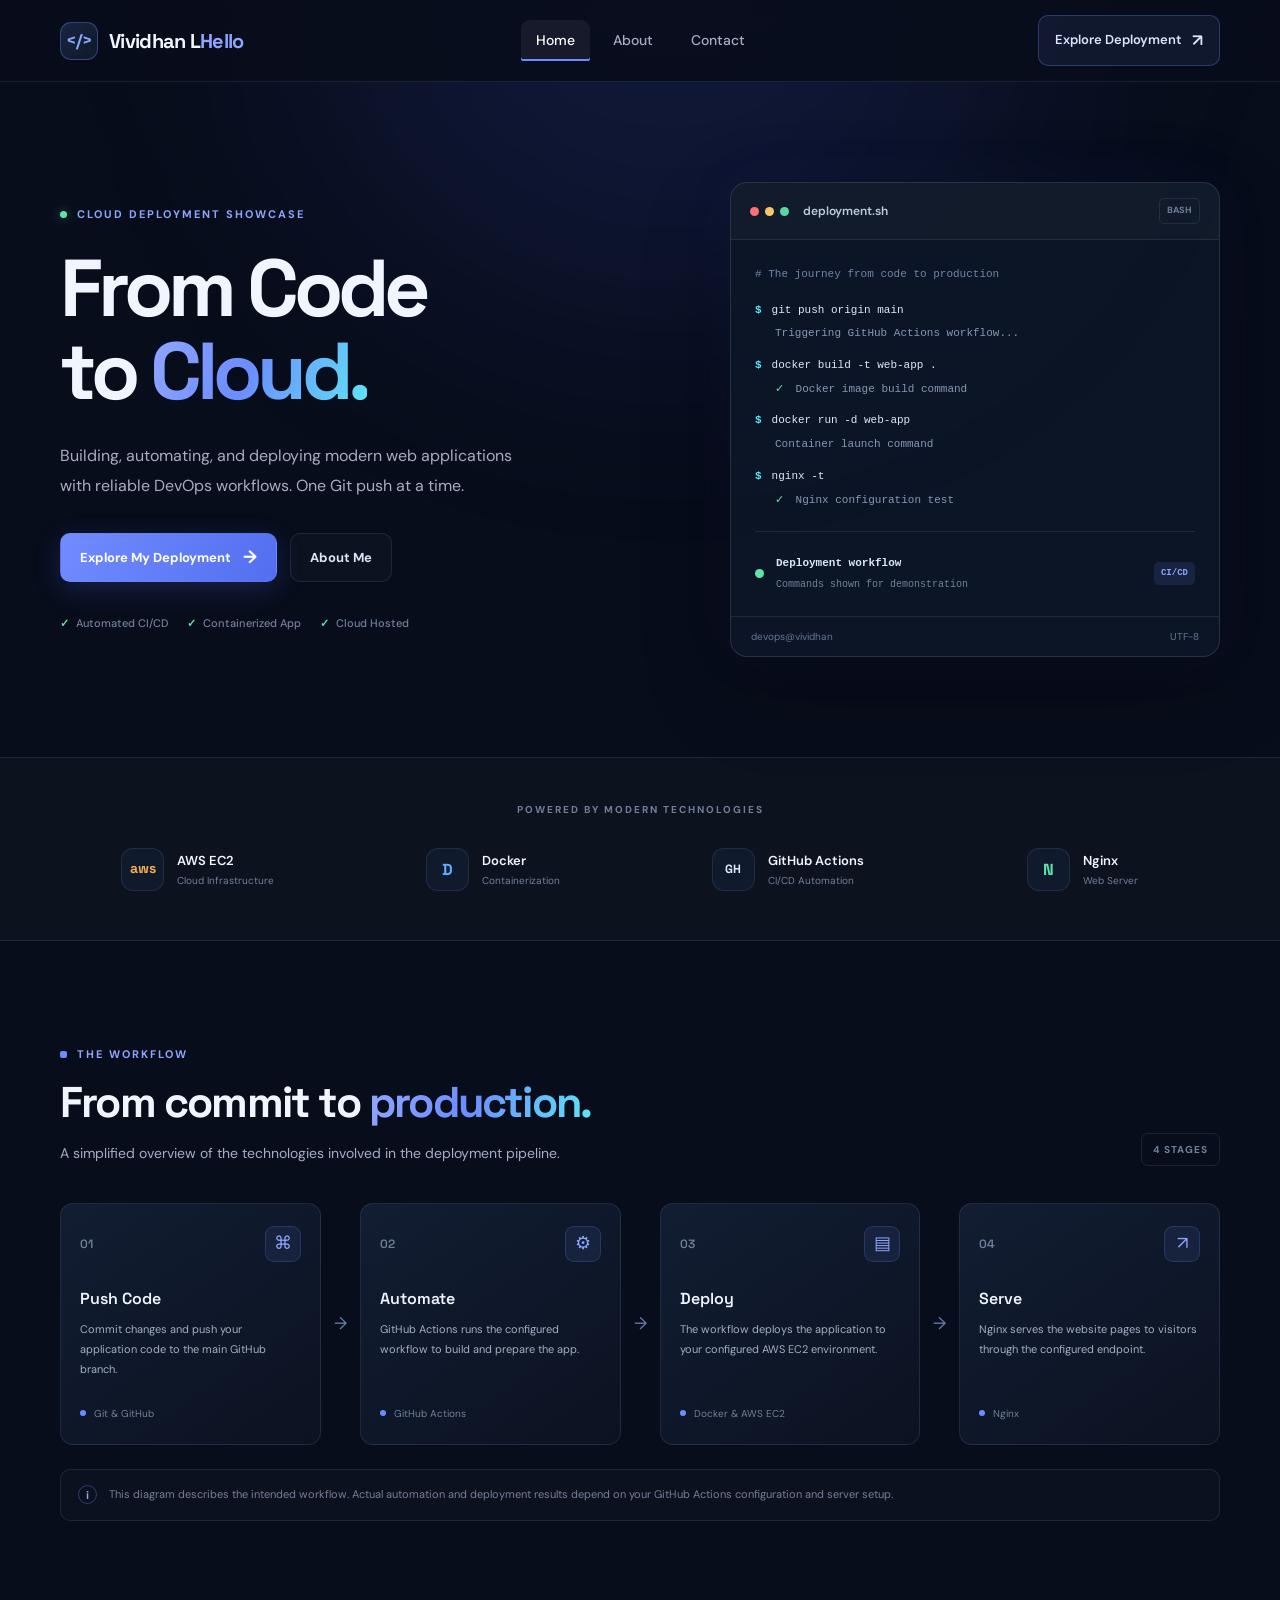
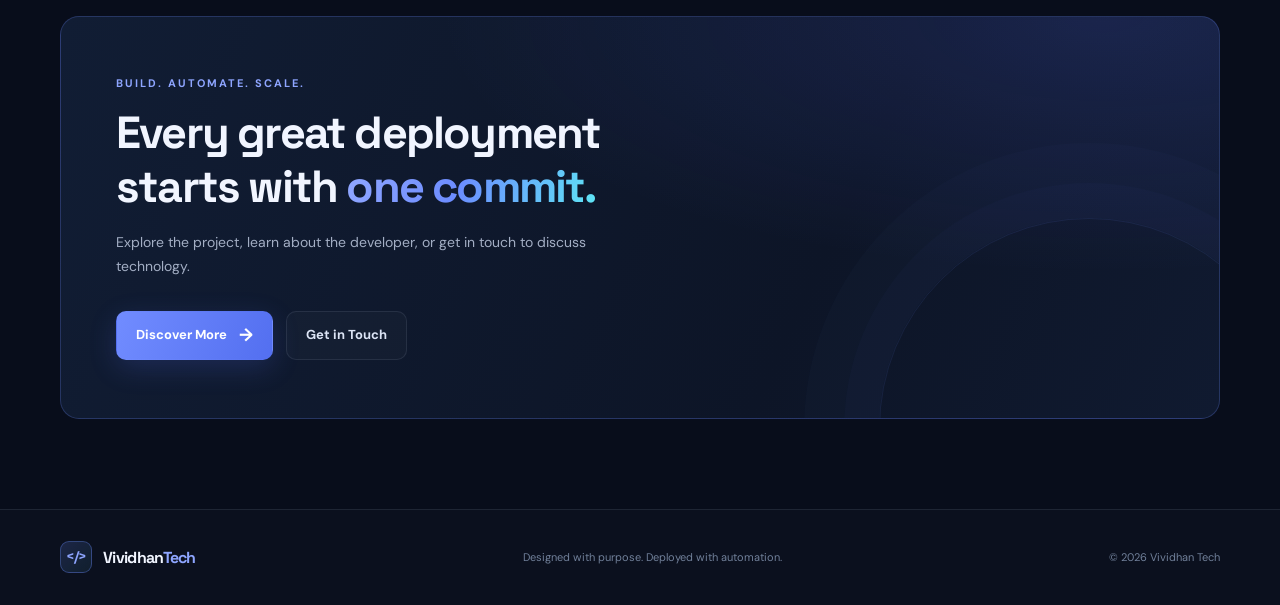
<file: index.html>
<!DOCTYPE html>
<html lang="en">
<head>
    <meta charset="UTF-8">
    <meta name="viewport" content="width=device-width, initial-scale=1.0">

    <meta name="theme-color" content="#080d1b">
    <meta name="description" content="Vividhan Tech — A modern DevOps deployment showcase powered by AWS EC2, Docker, GitHub Actions, and Nginx.">

    <title>Vividhan Tech | DevOps & Cloud Engineering</title>

    <link rel="preconnect" href="https://fonts.googleapis.com">
    <link rel="preconnect" href="https://fonts.gstatic.com" crossorigin>
    <link href="https://fonts.googleapis.com/css2?family=DM+Sans:wght@400;500;600;700&family=Space+Grotesk:wght@400;500;600;700&display=swap" rel="stylesheet">

    <link rel="stylesheet" href="style.css">
</head>

<body>

    <div class="background-glow"></div>

    <header class="navbar">
        <a href="index.html" class="brand">
            <span class="brand-icon">&lt;/&gt;</span>
            <span>Vividhan L<span class="brand-accent">Hello</span></span>
        </a>

        <nav class="nav-links" id="navLinks">
            <a href="index.html" class="nav-link active">Home</a>
            <a href="about.html" class="nav-link">About</a>
            <a href="contact.html" class="nav-link">Contact</a>
        </nav>

        <a href="#deployment" class="nav-cta">
            Explore Deployment <span>↗</span>
        </a>

        <button class="menu-toggle" id="menuToggle"
                aria-label="Toggle navigation"
                aria-expanded="false"
                aria-controls="navLinks">
            <span></span>
            <span></span>
            <span></span>
        </button>
    </header>

    <main>

        <!-- HERO SECTION -->
        <section class="hero section-container">

            <div class="hero-content">

                <div class="eyebrow">
                    <span class="status-dot"></span>
                    CLOUD DEPLOYMENT SHOWCASE
                </div>

                <h1>
                    From Code<br>
                    to <span class="gradient-text">Cloud.</span>
                </h1>

                <p class="hero-description">
                    Building, automating, and deploying modern web applications
                    with reliable DevOps workflows. One Git push at a time.
                </p>

                <div class="hero-actions">
                    <a href="#deployment" class="button button-primary">
                        Explore My Deployment <span>→</span>
                    </a>

                    <a href="about.html" class="button button-secondary">
                        About Me
                    </a>
                </div>

                <div class="hero-proof">
                    <div class="proof-item">
                        <span class="proof-icon">✓</span>
                        Automated CI/CD
                    </div>

                    <div class="proof-item">
                        <span class="proof-icon">✓</span>
                        Containerized App
                    </div>

                    <div class="proof-item">
                        <span class="proof-icon">✓</span>
                        Cloud Hosted
                    </div>
                </div>

            </div>

            <!-- TERMINAL CARD -->
            <div class="terminal-card">

                <div class="terminal-header">
                    <div class="terminal-dots">
                        <span></span>
                        <span></span>
                        <span></span>
                    </div>

                    <span class="terminal-title">deployment.sh</span>

                    <span class="terminal-label">BASH</span>
                </div>

                <div class="terminal-body">

                    <div class="terminal-comment">
                        # The journey from code to production
                    </div>

                    <div class="terminal-line">
                        <span class="terminal-prompt">$</span>
                        <span>git push origin main</span>
                    </div>

                    <div class="terminal-output">
                        Triggering GitHub Actions workflow...
                    </div>

                    <div class="terminal-line">
                        <span class="terminal-prompt">$</span>
                        <span>docker build -t web-app .</span>
                    </div>

                    <div class="terminal-output">
                        <span class="success-text">✓</span>
                        Docker image build command
                    </div>

                    <div class="terminal-line">
                        <span class="terminal-prompt">$</span>
                        <span>docker run -d web-app</span>
                    </div>

                    <div class="terminal-output">
                        Container launch command
                    </div>

                    <div class="terminal-line">
                        <span class="terminal-prompt">$</span>
                        <span>nginx -t</span>
                    </div>

                    <div class="terminal-output">
                        <span class="success-text">✓</span>
                        Nginx configuration test
                    </div>

                    <div class="terminal-divider"></div>

                    <div class="terminal-result">
                        <span class="result-indicator"></span>
                        <div>
                            <strong>Deployment workflow</strong>
                            <p>Commands shown for demonstration</p>
                        </div>
                        <span class="result-tag">CI/CD</span>
                    </div>

                </div>

                <div class="terminal-footer">
                    <span>devops@vividhan</span>
                    <span>UTF-8</span>
                </div>

            </div>

        </section>

        <!-- TECHNOLOGY STACK -->
        <section class="tech-section">
            <div class="section-container">

                <p class="section-overline">POWERED BY MODERN TECHNOLOGIES</p>

                <div class="tech-grid">

                    <div class="tech-item">
                        <div class="tech-icon aws-icon">aws</div>
                        <div>
                            <h3>AWS EC2</h3>
                            <p>Cloud Infrastructure</p>
                        </div>
                    </div>

                    <div class="tech-item">
                        <div class="tech-icon docker-icon">D</div>
                        <div>
                            <h3>Docker</h3>
                            <p>Containerization</p>
                        </div>
                    </div>

                    <div class="tech-item">
                        <div class="tech-icon github-icon">GH</div>
                        <div>
                            <h3>GitHub Actions</h3>
                            <p>CI/CD Automation</p>
                        </div>
                    </div>

                    <div class="tech-item">
                        <div class="tech-icon nginx-icon">N</div>
                        <div>
                            <h3>Nginx</h3>
                            <p>Web Server</p>
                        </div>
                    </div>

                </div>
            </div>
        </section>

        <!-- DEPLOYMENT WORKFLOW -->
        <section class="deployment-section section-container" id="deployment">

            <div class="section-heading">
                <div>
                    <div class="eyebrow">
                        <span class="heading-marker"></span>
                        THE WORKFLOW
                    </div>

                    <h2>From commit to <span class="gradient-text">production.</span></h2>

                    <p>
                        A simplified overview of the technologies involved
                        in the deployment pipeline.
                    </p>
                </div>

                <span class="workflow-badge">4 STAGES</span>
            </div>

            <div class="workflow-grid">

                <article class="workflow-card">
                    <div class="workflow-top">
                        <span class="step-number">01</span>
                        <span class="workflow-symbol">⌘</span>
                    </div>

                    <h3>Push Code</h3>

                    <p>
                        Commit changes and push your application
                        code to the main GitHub branch.
                    </p>

                    <div class="workflow-bottom">
                        <span class="mini-dot"></span>
                        <span>Git & GitHub</span>
                    </div>
                </article>

                <div class="workflow-connector">→</div>

                <article class="workflow-card">
                    <div class="workflow-top">
                        <span class="step-number">02</span>
                        <span class="workflow-symbol">⚙</span>
                    </div>

                    <h3>Automate</h3>

                    <p>
                        GitHub Actions runs the configured
                        workflow to build and prepare the app.
                    </p>

                    <div class="workflow-bottom">
                        <span class="mini-dot"></span>
                        <span>GitHub Actions</span>
                    </div>
                </article>

                <div class="workflow-connector">→</div>

                <article class="workflow-card">
                    <div class="workflow-top">
                        <span class="step-number">03</span>
                        <span class="workflow-symbol">▤</span>
                    </div>

                    <h3>Deploy</h3>

                    <p>
                        The workflow deploys the application
                        to your configured AWS EC2 environment.
                    </p>

                    <div class="workflow-bottom">
                        <span class="mini-dot"></span>
                        <span>Docker & AWS EC2</span>
                    </div>
                </article>

                <div class="workflow-connector">→</div>

                <article class="workflow-card">
                    <div class="workflow-top">
                        <span class="step-number">04</span>
                        <span class="workflow-symbol">↗</span>
                    </div>

                    <h3>Serve</h3>

                    <p>
                        Nginx serves the website pages to
                        visitors through the configured endpoint.
                    </p>

                    <div class="workflow-bottom">
                        <span class="mini-dot"></span>
                        <span>Nginx</span>
                    </div>
                </article>

            </div>

            <div class="workflow-note">
                <span class="note-icon">i</span>
                <p>
                    This diagram describes the intended workflow.
                    Actual automation and deployment results depend on your
                    GitHub Actions configuration and server setup.
                </p>
            </div>

        </section>

        <!-- FINAL CTA -->
        <section class="cta-section section-container">

            <div class="cta-card">
                <div class="cta-decoration"></div>

                <div class="cta-content">
                    <div class="eyebrow">BUILD. AUTOMATE. SCALE.</div>

                    <h2>Every great deployment<br>
                        starts with <span class="gradient-text">one commit.</span>
                    </h2>

                    <p>
                        Explore the project, learn about the developer,
                        or get in touch to discuss technology.
                    </p>

                    <div class="hero-actions">
                        <a href="about.html" class="button button-primary">
                            Discover More <span>→</span>
                        </a>

                        <a href="contact.html" class="button button-secondary">
                            Get in Touch
                        </a>
                    </div>
                </div>
            </div>

        </section>

    </main>

    <footer class="footer">
        <div class="footer-inner">

            <a href="index.html" class="brand footer-brand">
                <span class="brand-icon">&lt;/&gt;</span>
                <span>Vividhan<span class="brand-accent">Tech</span></span>
            </a>

            <p>
                Designed with purpose. Deployed with automation.
            </p>

            <span class="copyright">
                © 2026 Vividhan Tech
            </span>

        </div>
    </footer>

    <script>
        const menuToggle = document.getElementById("menuToggle");
        const navLinks = document.getElementById("navLinks");

        menuToggle.addEventListener("click", () => {
            const isOpen = navLinks.classList.toggle("nav-open");

            menuToggle.classList.toggle("menu-open", isOpen);
            menuToggle.setAttribute("aria-expanded", String(isOpen));
        });

        navLinks.querySelectorAll("a").forEach((link) => {
            link.addEventListener("click", () => {
                navLinks.classList.remove("nav-open");
                menuToggle.classList.remove("menu-open");
                menuToggle.setAttribute("aria-expanded", "false");
            });
        });
    </script>

</body>
</html>
</file>
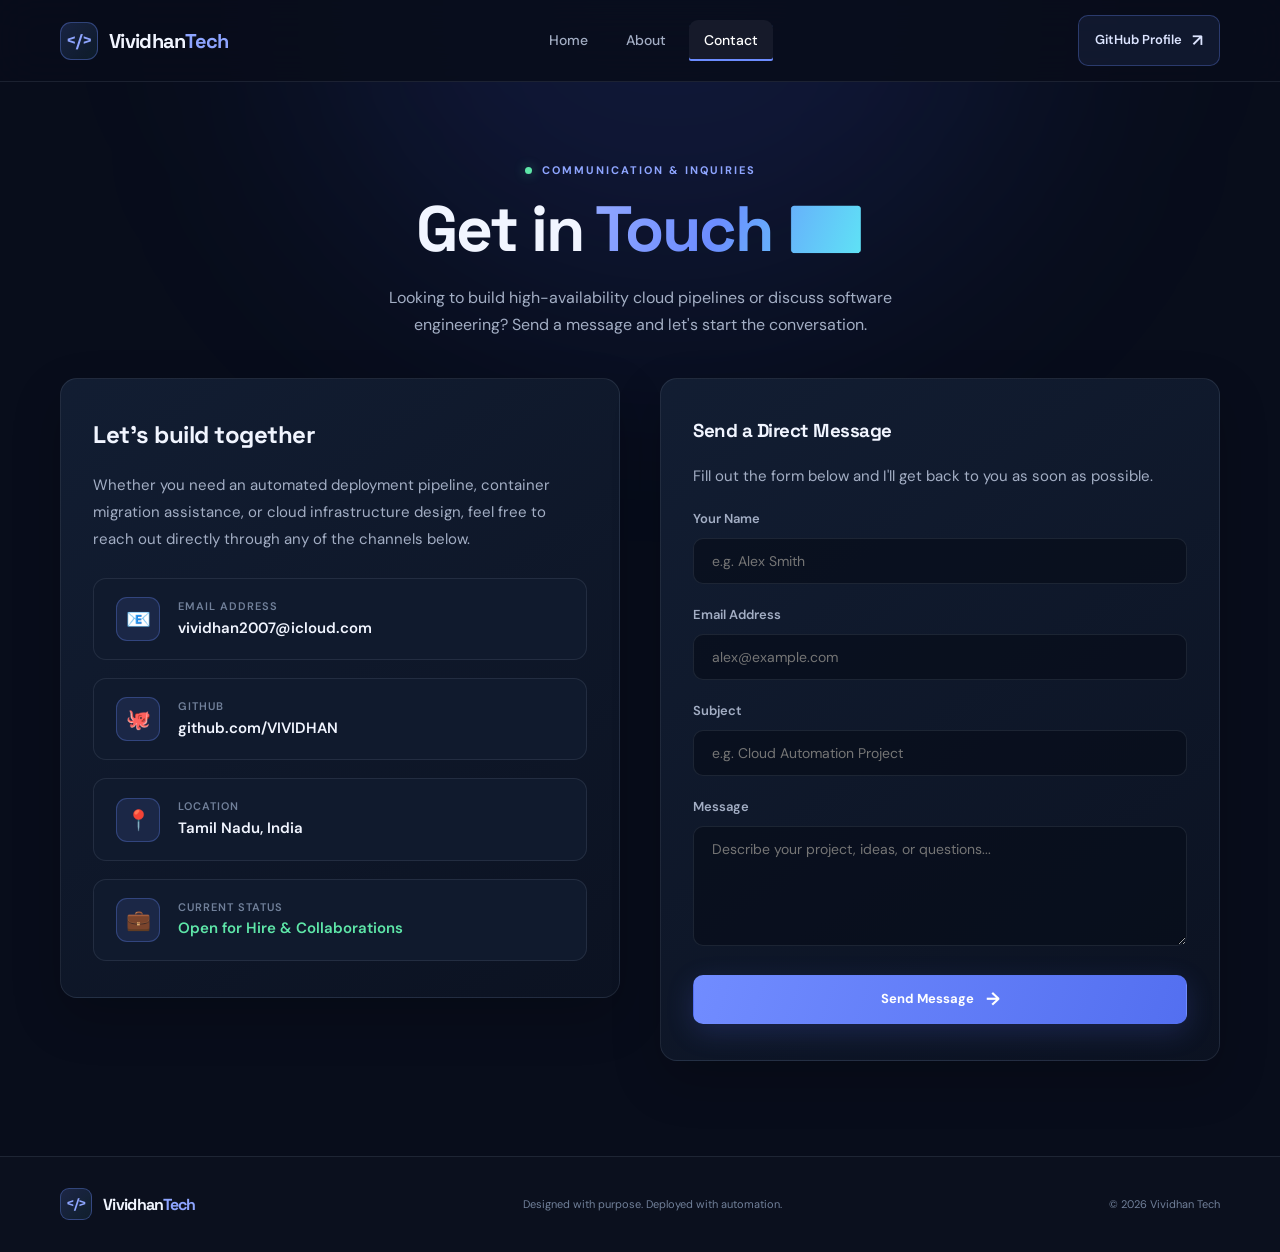
<file: contact.html>
<!DOCTYPE html>
<html lang="en">
<head>
    <meta charset="UTF-8">
    <meta name="viewport" content="width=device-width, initial-scale=1.0">

    <meta name="theme-color" content="#080d1b">
    <meta name="description" content="Contact Vividhan Tech — Get in touch for DevOps engineering, cloud infrastructure, and software collaborations.">

    <title>Contact | Vividhan Tech</title>

    <link rel="preconnect" href="https://fonts.googleapis.com">
    <link rel="preconnect" href="https://fonts.gstatic.com" crossorigin>
    <link href="https://fonts.googleapis.com/css2?family=DM+Sans:wght@400;500;600;700&family=Space+Grotesk:wght@400;500;600;700&display=swap" rel="stylesheet">

    <link rel="stylesheet" href="style.css">
</head>

<body>

    <div class="background-glow"></div>

    <header class="navbar">
        <a href="index.html" class="brand">
            <span class="brand-icon">&lt;/&gt;</span>
            <span>Vividhan<span class="brand-accent">Tech</span></span>
        </a>

        <nav class="nav-links" id="navLinks">
            <a href="index.html" class="nav-link">Home</a>
            <a href="about.html" class="nav-link">About</a>
            <a href="contact.html" class="nav-link active">Contact</a>
        </nav>

        <a href="https://github.com/VIVIDHAN" target="_blank" rel="noopener noreferrer" class="nav-cta">
            GitHub Profile <span>↗</span>
        </a>

        <button class="menu-toggle" id="menuToggle"
                aria-label="Toggle navigation"
                aria-expanded="false"
                aria-controls="navLinks">
            <span></span>
            <span></span>
            <span></span>
        </button>
    </header>

    <main>

        <!-- PAGE HEADER -->
        <section class="page-header section-container">
            <div class="eyebrow">
                <span class="status-dot"></span>
                COMMUNICATION & INQUIRIES
            </div>

            <h1>Get in <span class="gradient-text">Touch ✉️</span></h1>

            <p>
                Looking to build high-availability cloud pipelines or discuss software engineering? Send a message and let's start the conversation.
            </p>
        </section>

        <!-- CONTACT SECTION -->
        <section class="contact-section section-container">
            <div class="contact-grid">

                <!-- CONTACT INFO DETAILS -->
                <div class="content-card">
                    <h2>Let's build together</h2>
                    <p>
                        Whether you need an automated deployment pipeline, container migration assistance, or cloud infrastructure design, feel free to reach out directly through any of the channels below.
                    </p>

                    <div class="contact-info-list">
                        <div class="contact-info-item">
                            <div class="contact-info-icon">📧</div>
                            <div>
                                <div class="contact-info-label">EMAIL ADDRESS</div>
                                <div class="contact-info-val">vividhan2007@icloud.com</div>
                            </div>
                        </div>

                        <div class="contact-info-item">
                            <div class="contact-info-icon">🐙</div>
                            <div>
                                <div class="contact-info-label">GITHUB</div>
                                <div class="contact-info-val">github.com/VIVIDHAN</div>
                            </div>
                        </div>

                        <div class="contact-info-item">
                            <div class="contact-info-icon">📍</div>
                            <div>
                                <div class="contact-info-label">LOCATION</div>
                                <div class="contact-info-val">Tamil Nadu, India</div>
                            </div>
                        </div>

                        <div class="contact-info-item">
                            <div class="contact-info-icon">💼</div>
                            <div>
                                <div class="contact-info-label">CURRENT STATUS</div>
                                <div class="contact-info-val" style="color: var(--green);">Open for Hire & Collaborations</div>
                            </div>
                        </div>
                    </div>
                </div>

                <!-- CONTACT FORM CARD -->
                <div class="content-card">
                    <h3>Send a Direct Message</h3>
                    <p>Fill out the form below and I'll get back to you as soon as possible.</p>

                    <form onsubmit="event.preventDefault(); alert('Thank you for reaching out! Your message has been noted.');">
                        <div class="form-group">
                            <label class="form-label" for="name">Your Name</label>
                            <input type="text" id="name" class="form-input" placeholder="e.g. Alex Smith" required>
                        </div>

                        <div class="form-group">
                            <label class="form-label" for="email">Email Address</label>
                            <input type="email" id="email" class="form-input" placeholder="alex@example.com" required>
                        </div>

                        <div class="form-group">
                            <label class="form-label" for="subject">Subject</label>
                            <input type="text" id="subject" class="form-input" placeholder="e.g. Cloud Automation Project" required>
                        </div>

                        <div class="form-group">
                            <label class="form-label" for="message">Message</label>
                            <textarea id="message" class="form-textarea" placeholder="Describe your project, ideas, or questions..." required></textarea>
                        </div>

                        <button type="submit" class="button button-primary" style="width: 100%;">
                            Send Message <span>→</span>
                        </button>
                    </form>
                </div>

            </div>
        </section>

    </main>

    <footer class="footer">
        <div class="footer-inner">
            <a href="index.html" class="brand footer-brand">
                <span class="brand-icon">&lt;/&gt;</span>
                <span>Vividhan<span class="brand-accent">Tech</span></span>
            </a>
            <p>Designed with purpose. Deployed with automation.</p>
            <span class="copyright">© 2026 Vividhan Tech</span>
        </div>
    </footer>

    <script>
        const menuToggle = document.getElementById("menuToggle");
        const navLinks = document.getElementById("navLinks");

        menuToggle.addEventListener("click", () => {
            const isOpen = navLinks.classList.toggle("nav-open");
            menuToggle.classList.toggle("menu-open", isOpen);
            menuToggle.setAttribute("aria-expanded", String(isOpen));
        });

        navLinks.querySelectorAll("a").forEach((link) => {
            link.addEventListener("click", () => {
                navLinks.classList.remove("nav-open");
                menuToggle.classList.remove("menu-open");
                menuToggle.setAttribute("aria-expanded", "false");
            });
        });
    </script>

</body>
</html>
</file>
<file: style.css>
/* ==========================================
   VIVIDHAN TECH — PREMIUM DEVOPS LANDING PAGE
   ========================================== */

:root {
    --bg: #080d1b;
    --bg-secondary: #0c1324;
    --surface: #101a2d;
    --surface-hover: #14213a;
    --border: rgba(148, 163, 184, 0.14);

    --text: #f1f5ff;
    --text-secondary: #a3aec4;
    --text-muted: #71809a;

    --primary: #6c8cff;
    --primary-bright: #8ea5ff;
    --cyan: #5ee7f5;
    --green: #5ee6a8;

    --font-heading: "Space Grotesk", sans-serif;
    --font-body: "DM Sans", sans-serif;

    --container: 1160px;
}

/* RESET */

* {
    margin: 0;
    padding: 0;
    box-sizing: border-box;
}

html {
    scroll-behavior: smooth;
    scroll-padding-top: 100px;
}

body {
    background: var(--bg);
    color: var(--text);
    font-family: var(--font-body);
    line-height: 1.7;
    min-height: 100vh;
    overflow-x: hidden;
    -webkit-font-smoothing: antialiased;
}

a {
    color: inherit;
    text-decoration: none;
}

button {
    font: inherit;
}

::selection {
    background: rgba(108, 140, 255, 0.35);
    color: #fff;
}

.section-container {
    width: min(var(--container), calc(100% - 48px));
    margin-inline: auto;
}

.background-glow {
    position: absolute;
    top: -300px;
    left: 25%;
    width: 700px;
    height: 600px;
    background: rgba(70, 98, 255, 0.13);
    filter: blur(130px);
    border-radius: 50%;
    pointer-events: none;
    z-index: -1;
}

/* NAVIGATION */

.navbar {
    width: 100%;
    min-height: 82px;
    padding: 0 max(24px, calc((100% - var(--container)) / 2));

    display: flex;
    align-items: center;
    justify-content: space-between;
    gap: 28px;

    position: sticky;
    top: 0;
    z-index: 100;

    background: rgba(8, 13, 27, 0.88);
    backdrop-filter: blur(20px);
    -webkit-backdrop-filter: blur(20px);

    border-bottom: 1px solid var(--border);
}

.brand {
    display: inline-flex;
    align-items: center;
    gap: 11px;

    font-family: var(--font-heading);
    font-size: 20px;
    font-weight: 700;
    letter-spacing: -0.7px;
    white-space: nowrap;
}

.brand-icon {
    width: 38px;
    height: 38px;

    display: grid;
    place-items: center;

    border: 1px solid rgba(108, 140, 255, 0.35);
    border-radius: 11px;

    color: var(--primary-bright);
    background: linear-gradient(
        135deg,
        rgba(108, 140, 255, 0.18),
        rgba(94, 231, 245, 0.07)
    );

    font-size: 17px;
}

.brand-accent {
    color: var(--primary-bright);
}

.nav-links {
    display: flex;
    align-items: center;
    gap: 8px;
}

.nav-link {
    padding: 9px 15px;
    border-radius: 9px;

    color: var(--text-secondary);
    font-size: 14px;
    font-weight: 500;

    transition:
        color 0.2s ease,
        background 0.2s ease;
}

.nav-link:hover,
.nav-link.active {
    color: #fff;
    background: rgba(255, 255, 255, 0.055);
}

.nav-link.active {
    box-shadow: inset 0 -2px var(--primary);
    border-radius: 9px 9px 2px 2px;
}

.nav-cta {
    display: inline-flex;
    align-items: center;
    gap: 10px;

    padding: 10px 16px;

    border: 1px solid rgba(108, 140, 255, 0.3);
    border-radius: 10px;

    background: rgba(108, 140, 255, 0.09);
    color: #dce4ff;

    font-size: 13px;
    font-weight: 600;

    transition: 0.25s ease;
}

.nav-cta:hover {
    background: rgba(108, 140, 255, 0.18);
    border-color: var(--primary);
    transform: translateY(-1px);
}

.nav-cta span {
    font-size: 17px;
}

.menu-toggle {
    display: none;
    width: 42px;
    height: 42px;
    border: 1px solid var(--border);
    border-radius: 10px;
    background: var(--surface);
    cursor: pointer;
}

.menu-toggle span {
    display: block;
    width: 19px;
    height: 2px;
    margin: 4px auto;
    background: var(--text);
    transition: 0.2s ease;
}

/* HERO */

.hero {
    min-height: 620px;
    padding-top: 100px;
    padding-bottom: 100px;

    display: grid;
    grid-template-columns: 1.05fr 0.95fr;
    align-items: center;
    gap: 76px;
}

.hero-content {
    max-width: 570px;
}

.eyebrow {
    display: flex;
    align-items: center;
    gap: 10px;

    color: var(--primary-bright);

    font-size: 11px;
    font-weight: 700;
    letter-spacing: 2px;
    line-height: 1.5;
}

.status-dot,
.mini-dot {
    flex-shrink: 0;
    width: 7px;
    height: 7px;
    background: var(--green);
    border-radius: 50%;
    box-shadow: 0 0 12px rgba(94, 230, 168, 0.45);
}

.hero h1 {
    margin-top: 25px;

    font-family: var(--font-heading);
    font-size: clamp(58px, 6.3vw, 84px);
    line-height: 1.03;
    letter-spacing: -5px;
    font-weight: 700;
}

.gradient-text {
    color: var(--primary-bright);
    background: linear-gradient(
        110deg,
        #8ea5ff 5%,
        #6c8cff 45%,
        #5ee7f5 100%
    );

    -webkit-background-clip: text;
    background-clip: text;
    -webkit-text-fill-color: transparent;
}

.hero-description {
    max-width: 480px;
    margin-top: 27px;

    color: var(--text-secondary);
    font-size: 16px;
    line-height: 1.9;
}

.hero-actions {
    display: flex;
    flex-wrap: wrap;
    gap: 13px;
    margin-top: 32px;
}

.button {
    min-height: 49px;
    padding: 0 19px;

    display: inline-flex;
    justify-content: center;
    align-items: center;
    gap: 12px;

    border: 1px solid transparent;
    border-radius: 10px;

    font-size: 13px;
    font-weight: 700;

    transition:
        transform 0.25s ease,
        background 0.25s ease,
        border-color 0.25s ease;
}

.button:hover {
    transform: translateY(-3px);
}

.button-primary {
    background: linear-gradient(110deg, #718cff, #536ff0);
    color: #fff;

    box-shadow: 0 8px 28px rgba(84, 111, 240, 0.2);
}

.button-primary:hover {
    box-shadow: 0 12px 35px rgba(84, 111, 240, 0.32);
}

.button-primary span {
    font-size: 18px;
}

.button-secondary {
    border-color: var(--border);
    background: rgba(255, 255, 255, 0.025);
    color: #dce4f5;
}

.button-secondary:hover {
    background: rgba(255, 255, 255, 0.07);
    border-color: rgba(148, 163, 184, 0.32);
}

.hero-proof {
    display: flex;
    flex-wrap: wrap;
    gap: 19px;
    margin-top: 32px;
}

.proof-item {
    display: flex;
    align-items: center;
    gap: 7px;

    color: var(--text-muted);
    font-size: 11px;
    font-weight: 500;
}

.proof-icon {
    color: var(--green);
    font-weight: 700;
}

/* TERMINAL */

.terminal-card {
    width: 100%;
    max-width: 490px;
    justify-self: end;

    overflow: hidden;

    border: 1px solid rgba(148, 163, 184, 0.2);
    border-radius: 17px;

    background: rgba(13, 22, 39, 0.92);

    box-shadow:
        0 30px 90px rgba(0, 0, 0, 0.24),
        0 0 60px rgba(70, 98, 255, 0.055);
}

.terminal-header {
    min-height: 57px;
    padding: 0 19px;

    display: flex;
    align-items: center;
    gap: 14px;

    background: rgba(255, 255, 255, 0.025);
    border-bottom: 1px solid var(--border);
}

.terminal-dots {
    display: flex;
    gap: 6px;
}

.terminal-dots span {
    width: 9px;
    height: 9px;
    border-radius: 50%;
    background: #53617b;
}

.terminal-dots span:nth-child(1) {
    background: #ff6f75;
}

.terminal-dots span:nth-child(2) {
    background: #f7c66a;
}

.terminal-dots span:nth-child(3) {
    background: #58d9a0;
}

.terminal-title {
    flex: 1;
    color: #c0cbe0;
    font-size: 12px;
    font-weight: 600;
}

.terminal-label {
    padding: 4px 7px;
    border: 1px solid var(--border);
    border-radius: 5px;
    color: var(--text-muted);
    font-size: 9px;
    font-weight: 700;
}

.terminal-body {
    padding: 25px 24px 23px;
    font-family: "SFMono-Regular", Consolas, "Liberation Mono", monospace;
    font-size: 11px;
    line-height: 1.7;
}

.terminal-comment {
    margin-bottom: 17px;
    color: #7184a5;
}

.terminal-line {
    display: flex;
    gap: 10px;
    margin-top: 13px;
    color: #e0e8f8;
    overflow-wrap: anywhere;
}

.terminal-prompt {
    color: var(--cyan);
    font-weight: 700;
}

.terminal-output {
    padding-left: 20px;
    margin-top: 5px;
    color: #8797b2;
    overflow-wrap: anywhere;
}

.success-text {
    color: var(--green);
    margin-right: 5px;
}

.terminal-divider {
    height: 1px;
    margin: 22px 0;
    background: var(--border);
}

.terminal-result {
    display: flex;
    align-items: center;
    gap: 12px;
}

.result-indicator {
    width: 9px;
    height: 9px;
    flex-shrink: 0;
    background: var(--green);
    border-radius: 50%;
}

.terminal-result strong {
    display: block;
    color: #dce7fa;
    font-size: 11px;
    font-weight: 600;
}

.terminal-result p {
    margin-top: 3px;
    color: var(--text-muted);
    font-size: 10px;
}

.result-tag {
    margin-left: auto;
    padding: 4px 7px;
    border-radius: 5px;
    background: rgba(108, 140, 255, 0.12);
    color: var(--primary-bright);
    font-size: 9px;
    font-weight: 700;
}

.terminal-footer {
    padding: 11px 20px;
    display: flex;
    justify-content: space-between;

    border-top: 1px solid var(--border);
    color: #667691;
    font-size: 10px;
}

/* TECHNOLOGY STACK */

.tech-section {
    padding: 43px 0 49px;

    background: rgba(255, 255, 255, 0.018);
    border-top: 1px solid var(--border);
    border-bottom: 1px solid var(--border);
}

.section-overline {
    margin-bottom: 30px;
    text-align: center;

    color: var(--text-muted);
    font-size: 10px;
    font-weight: 700;
    letter-spacing: 2px;
}

.tech-grid {
    display: grid;
    grid-template-columns: repeat(4, minmax(0, 1fr));
    gap: 20px;
}

.tech-item {
    min-width: 0;
    display: flex;
    align-items: center;
    justify-content: center;
    gap: 13px;
}

.tech-icon {
    width: 43px;
    height: 43px;
    flex-shrink: 0;

    display: grid;
    place-items: center;

    border: 1px solid var(--border);
    border-radius: 12px;
    background: var(--surface);

    font-family: var(--font-heading);
    font-size: 16px;
    font-weight: 700;
}

.aws-icon {
    color: #f5ad49;
    font-size: 14px;
}

.docker-icon {
    color: #5daeff;
}

.github-icon {
    color: #e3eaff;
    font-size: 12px;
}

.nginx-icon {
    color: #5ee6a8;
}

.tech-item h3 {
    font-size: 13px;
    font-weight: 600;
    line-height: 1.5;
}

.tech-item p {
    margin-top: 3px;
    color: var(--text-muted);
    font-size: 10px;
    line-height: 1.5;
}

/* DEPLOYMENT WORKFLOW */

.deployment-section {
    padding-top: 105px;
    padding-bottom: 95px;
}

.section-heading {
    display: flex;
    align-items: flex-end;
    justify-content: space-between;
    gap: 24px;

    margin-bottom: 37px;
}

.heading-marker {
    width: 7px;
    height: 7px;
    background: var(--primary);
    border-radius: 2px;
}

.section-heading h2,
.cta-content h2 {
    margin-top: 15px;

    font-family: var(--font-heading);
    font-size: clamp(30px, 4vw, 43px);
    line-height: 1.2;
    letter-spacing: -1.8px;
}

.section-heading > div > p {
    max-width: 520px;
    margin-top: 13px;
    color: var(--text-secondary);
    font-size: 14px;
}

.workflow-badge {
    flex-shrink: 0;
    padding: 7px 11px;

    border: 1px solid var(--border);
    border-radius: 7px;

    color: var(--text-muted);
    font-size: 10px;
    font-weight: 700;
    letter-spacing: 1px;
}

.workflow-grid {
    display: grid;
    grid-template-columns: minmax(0, 1fr) 15px minmax(0, 1fr) 15px minmax(0, 1fr) 15px minmax(0, 1fr);
    align-items: center;
    gap: 12px;
}

.workflow-card {
    min-width: 0;
    min-height: 242px;
    padding: 22px 19px;

    display: flex;
    flex-direction: column;

    border: 1px solid var(--border);
    border-radius: 13px;

    background: linear-gradient(
        145deg,
        rgba(19, 31, 52, 0.95),
        rgba(12, 19, 34, 0.95)
    );

    transition:
        border-color 0.25s ease,
        transform 0.25s ease,
        background 0.25s ease;
}

.workflow-card:hover {
    transform: translateY(-5px);
    border-color: rgba(108, 140, 255, 0.5);
    background: var(--surface-hover);
}

.workflow-top {
    display: flex;
    justify-content: space-between;
    align-items: center;
}

.step-number {
    color: var(--text-muted);
    font-family: var(--font-heading);
    font-size: 12px;
    font-weight: 600;
}

.workflow-symbol {
    width: 36px;
    height: 36px;

    display: grid;
    place-items: center;

    border: 1px solid rgba(108, 140, 255, 0.2);
    border-radius: 9px;

    background: rgba(108, 140, 255, 0.09);
    color: var(--primary-bright);

    font-size: 18px;
}

.workflow-card h3 {
    margin-top: 23px;
    font-family: var(--font-heading);
    font-size: 16px;
    font-weight: 600;
}

.workflow-card > p {
    margin-top: 8px;
    color: var(--text-secondary);
    font-size: 11px;
    line-height: 1.8;
}

.workflow-bottom {
    display: flex;
    align-items: center;
    gap: 8px;

    margin-top: auto;
    padding-top: 17px;

    color: var(--text-muted);
    font-size: 10px;
}

.workflow-bottom .mini-dot {
    width: 6px;
    height: 6px;
    background: var(--primary);
    box-shadow: none;
}

.workflow-connector {
    color: #687cae;
    font-size: 17px;
    text-align: center;
}

.workflow-note {
    display: flex;
    align-items: flex-start;
    gap: 12px;

    margin-top: 24px;
    padding: 15px 17px;

    border: 1px solid var(--border);
    border-radius: 10px;

    background: rgba(255, 255, 255, 0.018);
}

.note-icon {
    width: 19px;
    height: 19px;
    flex-shrink: 0;

    display: grid;
    place-items: center;

    border: 1px solid rgba(108, 140, 255, 0.35);
    border-radius: 50%;

    color: var(--primary-bright);
    font-size: 11px;
    font-weight: 700;
}

.workflow-note p {
    color: var(--text-muted);
    font-size: 11px;
    line-height: 1.8;
}

/* CALL TO ACTION */

.cta-section {
    padding-bottom: 90px;
}

.cta-card {
    position: relative;
    overflow: hidden;

    padding: 58px 55px;

    border: 1px solid rgba(108, 140, 255, 0.24);
    border-radius: 19px;

    background:
        radial-gradient(
            ellipse at 90% 0%,
            rgba(89, 109, 255, 0.16),
            transparent 45%
        ),
        linear-gradient(
            115deg,
            #111d34,
            #0d1527 65%,
            #101a30
        );
}

.cta-decoration {
    position: absolute;
    right: -80px;
    bottom: -220px;

    width: 420px;
    height: 420px;

    border: 1px solid rgba(108, 140, 255, 0.1);
    border-radius: 50%;

    box-shadow:
        0 0 0 35px rgba(108, 140, 255, 0.025),
        0 0 0 75px rgba(108, 140, 255, 0.02);

    pointer-events: none;
}

.cta-content {
    position: relative;
    z-index: 1;
}

.cta-content h2 {
    font-size: clamp(32px, 4vw, 45px);
}

.cta-content > p {
    max-width: 520px;
    margin-top: 17px;

    color: var(--text-secondary);
    font-size: 14px;
}

/* FOOTER */

.footer {
    border-top: 1px solid var(--border);
    background: rgba(255, 255, 255, 0.012);
}

.footer-inner {
    width: min(var(--container), calc(100% - 48px));
    min-height: 95px;
    margin-inline: auto;

    display: flex;
    align-items: center;
    justify-content: space-between;
    gap: 22px;
}

.footer-brand {
    font-size: 16px;
}

.footer-brand .brand-icon {
    width: 32px;
    height: 32px;
    border-radius: 9px;
    font-size: 14px;
}

.footer-inner > p,
.copyright {
    color: var(--text-muted);
    font-size: 11px;
}

/* ACCESSIBILITY */

a:focus-visible,
button:focus-visible {
    outline: 2px solid var(--cyan);
    outline-offset: 4px;
}

/* TABLETS */

@media (max-width: 1000px) {
    .hero {
        gap: 38px;
        padding-top: 80px;
        padding-bottom: 80px;
    }

    .hero h1 {
        font-size: 65px;
        letter-spacing: -3.5px;
    }

    .workflow-grid {
        grid-template-columns: repeat(2, minmax(0, 1fr));
        gap: 15px;
    }

    .workflow-connector {
        display: none;
    }

    .workflow-card {
        min-height: 225px;
    }

    .tech-grid {
        grid-template-columns: repeat(2, minmax(0, 1fr));
        gap: 26px;
    }

    .tech-item {
        justify-content: flex-start;
    }
}

/* MOBILE NAVIGATION */

@media (max-width: 700px) {
    .navbar {
        min-height: 72px;
        padding-inline: 20px;
    }

    .nav-cta {
        display: none;
    }

    .menu-toggle {
        display: block;
    }

    .nav-links {
        position: absolute;
        top: calc(100% + 1px);
        left: 0;
        right: 0;

        padding: 12px 20px 20px;

        display: flex;
        flex-direction: column;
        align-items: stretch;
        gap: 5px;

        background: rgba(8, 13, 27, 0.98);
        border-bottom: 1px solid var(--border);

        opacity: 0;
        visibility: hidden;
        transform: translateY(-8px);

        transition:
            opacity 0.2s ease,
            transform 0.2s ease,
            visibility 0.2s ease;
    }

    .nav-links.nav-open {
        opacity: 1;
        visibility: visible;
        transform: translateY(0);
    }

    .nav-link {
        padding: 12px;
    }

    .menu-toggle.menu-open span:nth-child(1) {
        transform: translateY(6px) rotate(45deg);
    }

    .menu-toggle.menu-open span:nth-child(2) {
        opacity: 0;
    }

    .menu-toggle.menu-open span:nth-child(3) {
        transform: translateY(-6px) rotate(-45deg);
    }

    .section-container {
        width: calc(100% - 40px);
    }

    .hero {
        min-height: auto;
        padding-top: 75px;
        padding-bottom: 70px;

        grid-template-columns: 1fr;
        gap: 50px;
    }

    .hero h1 {
        font-size: clamp(57px, 12vw, 76px);
        letter-spacing: -3.5px;
    }

    .hero-description {
        font-size: 14px;
    }

    .hero-proof {
        gap: 12px 17px;
    }

    .terminal-card {
        max-width: none;
    }

    .deployment-section {
        padding-top: 75px;
        padding-bottom: 70px;
    }

    .section-heading {
        align-items: flex-start;
    }

    .section-heading h2 {
        font-size: 34px;
    }

    .workflow-grid {
        grid-template-columns: 1fr;
    }

    .workflow-card {
        min-height: 205px;
    }

    .cta-section {
        padding-bottom: 65px;
    }

    .cta-card {
        padding: 37px 25px;
    }

    .cta-content h2 {
        font-size: 33px;
        letter-spacing: -1.3px;
    }

    .footer-inner {
        width: calc(100% - 40px);
        padding: 25px 0;

        flex-direction: column;
        align-items: flex-start;
        gap: 12px;
    }
}

/* SMALL PHONES */

@media (max-width: 400px) {
    .brand {
        font-size: 18px;
    }

    .hero h1 {
        font-size: 53px;
    }

    .hero-actions {
        flex-direction: column;
    }

    .button {
        width: 100%;
    }

    .hero-proof {
        flex-direction: column;
    }

    .tech-grid {
        grid-template-columns: 1fr;
    }

    .section-heading h2 {
        font-size: 29px;
    }

    .workflow-badge {
        font-size: 9px;
    }

    .terminal-body {
        padding-inline: 15px;
        font-size: 10px;
    }
}

/* REDUCED MOTION */

@media (prefers-reduced-motion: reduce) {
    *,
    *::before,
    *::after {
        scroll-behavior: auto !important;
        transition-duration: 0.01ms !important;
        animation-duration: 0.01ms !important;
    }
}

/* ==========================================
   ABOUT & CONTACT PAGE EXTENSIONS
   ========================================== */

.page-header {
    padding-top: 80px;
    padding-bottom: 40px;
    text-align: center;
}

.page-header .eyebrow {
    justify-content: center;
    margin-bottom: 15px;
}

.page-header h1 {
    font-family: var(--font-heading);
    font-size: clamp(40px, 5vw, 64px);
    line-height: 1.1;
    letter-spacing: -2px;
    font-weight: 700;
}

.page-header p {
    max-width: 600px;
    margin: 20px auto 0;
    color: var(--text-secondary);
    font-size: 16px;
}

/* ABOUT PAGE */

.about-section {
    padding-bottom: 90px;
}

.about-grid {
    display: grid;
    grid-template-columns: 1.1fr 0.9fr;
    gap: 40px;
    align-items: start;
}

.content-card {
    background: linear-gradient(
        145deg,
        rgba(19, 31, 52, 0.95),
        rgba(12, 19, 34, 0.95)
    );
    border: 1px solid var(--border);
    border-radius: 17px;
    padding: 36px 32px;
    box-shadow: 0 20px 50px rgba(0, 0, 0, 0.2);
}

.content-card h2,
.content-card h3 {
    font-family: var(--font-heading);
    color: var(--text);
    margin-bottom: 16px;
    letter-spacing: -0.5px;
}

.content-card p {
    color: var(--text-secondary);
    margin-bottom: 18px;
    font-size: 15px;
    line-height: 1.8;
}

.skills-wrapper {
    margin-top: 25px;
}

.skills-title {
    font-size: 11px;
    font-weight: 700;
    letter-spacing: 1.5px;
    color: var(--primary-bright);
    margin-bottom: 12px;
}

.skills-tags {
    display: flex;
    flex-wrap: wrap;
    gap: 10px;
}

.skill-tag {
    padding: 6px 14px;
    border-radius: 8px;
    background: rgba(108, 140, 255, 0.1);
    border: 1px solid rgba(108, 140, 255, 0.25);
    color: #dce4ff;
    font-size: 12px;
    font-weight: 600;
    transition: 0.2s ease;
}

.skill-tag:hover {
    background: rgba(108, 140, 255, 0.22);
    border-color: var(--primary);
    transform: translateY(-2px);
}

.stat-grid {
    display: grid;
    grid-template-columns: repeat(2, 1fr);
    gap: 16px;
    margin-top: 24px;
}

.stat-card {
    background: var(--surface);
    border: 1px solid var(--border);
    border-radius: 12px;
    padding: 20px;
    text-align: center;
}

.stat-number {
    font-family: var(--font-heading);
    font-size: 32px;
    font-weight: 700;
    color: var(--cyan);
}

.stat-label {
    font-size: 11px;
    color: var(--text-muted);
    margin-top: 4px;
    font-weight: 600;
    letter-spacing: 0.5px;
}

/* CONTACT PAGE */

.contact-section {
    padding-bottom: 95px;
}

.contact-grid {
    display: grid;
    grid-template-columns: 1fr 1fr;
    gap: 40px;
    align-items: start;
}

.contact-info-list {
    display: flex;
    flex-direction: column;
    gap: 18px;
    margin-top: 25px;
}

.contact-info-item {
    display: flex;
    align-items: center;
    gap: 18px;
    padding: 18px 22px;
    background: var(--surface);
    border: 1px solid var(--border);
    border-radius: 13px;
    transition: all 0.25s ease;
}

.contact-info-item:hover {
    background: var(--surface-hover);
    border-color: rgba(108, 140, 255, 0.4);
    transform: translateX(4px);
}

.contact-info-icon {
    width: 44px;
    height: 44px;
    border-radius: 11px;
    background: rgba(108, 140, 255, 0.12);
    border: 1px solid rgba(108, 140, 255, 0.3);
    color: var(--primary-bright);
    display: grid;
    place-items: center;
    font-size: 20px;
    flex-shrink: 0;
}

.contact-info-label {
    font-size: 11px;
    color: var(--text-muted);
    font-weight: 600;
    letter-spacing: 1px;
}

.contact-info-val {
    font-size: 15px;
    color: var(--text);
    font-weight: 600;
}

/* CONTACT FORM */

.form-group {
    margin-bottom: 20px;
}

.form-label {
    display: block;
    margin-bottom: 8px;
    color: var(--text-secondary);
    font-size: 13px;
    font-weight: 600;
}

.form-input,
.form-textarea {
    width: 100%;
    padding: 13px 18px;
    background: rgba(8, 13, 27, 0.7);
    border: 1px solid var(--border);
    border-radius: 10px;
    color: var(--text);
    font-family: var(--font-body);
    font-size: 14px;
    transition: 0.25s ease;
}

.form-input:focus,
.form-textarea:focus {
    outline: none;
    border-color: var(--primary);
    box-shadow: 0 0 0 3px rgba(108, 140, 255, 0.2);
    background: rgba(8, 13, 27, 0.95);
}

.form-textarea {
    min-height: 120px;
    resize: vertical;
}

@media (max-width: 900px) {
    .about-grid,
    .contact-grid {
        grid-template-columns: 1fr;
        gap: 30px;
    }
}
</file>
